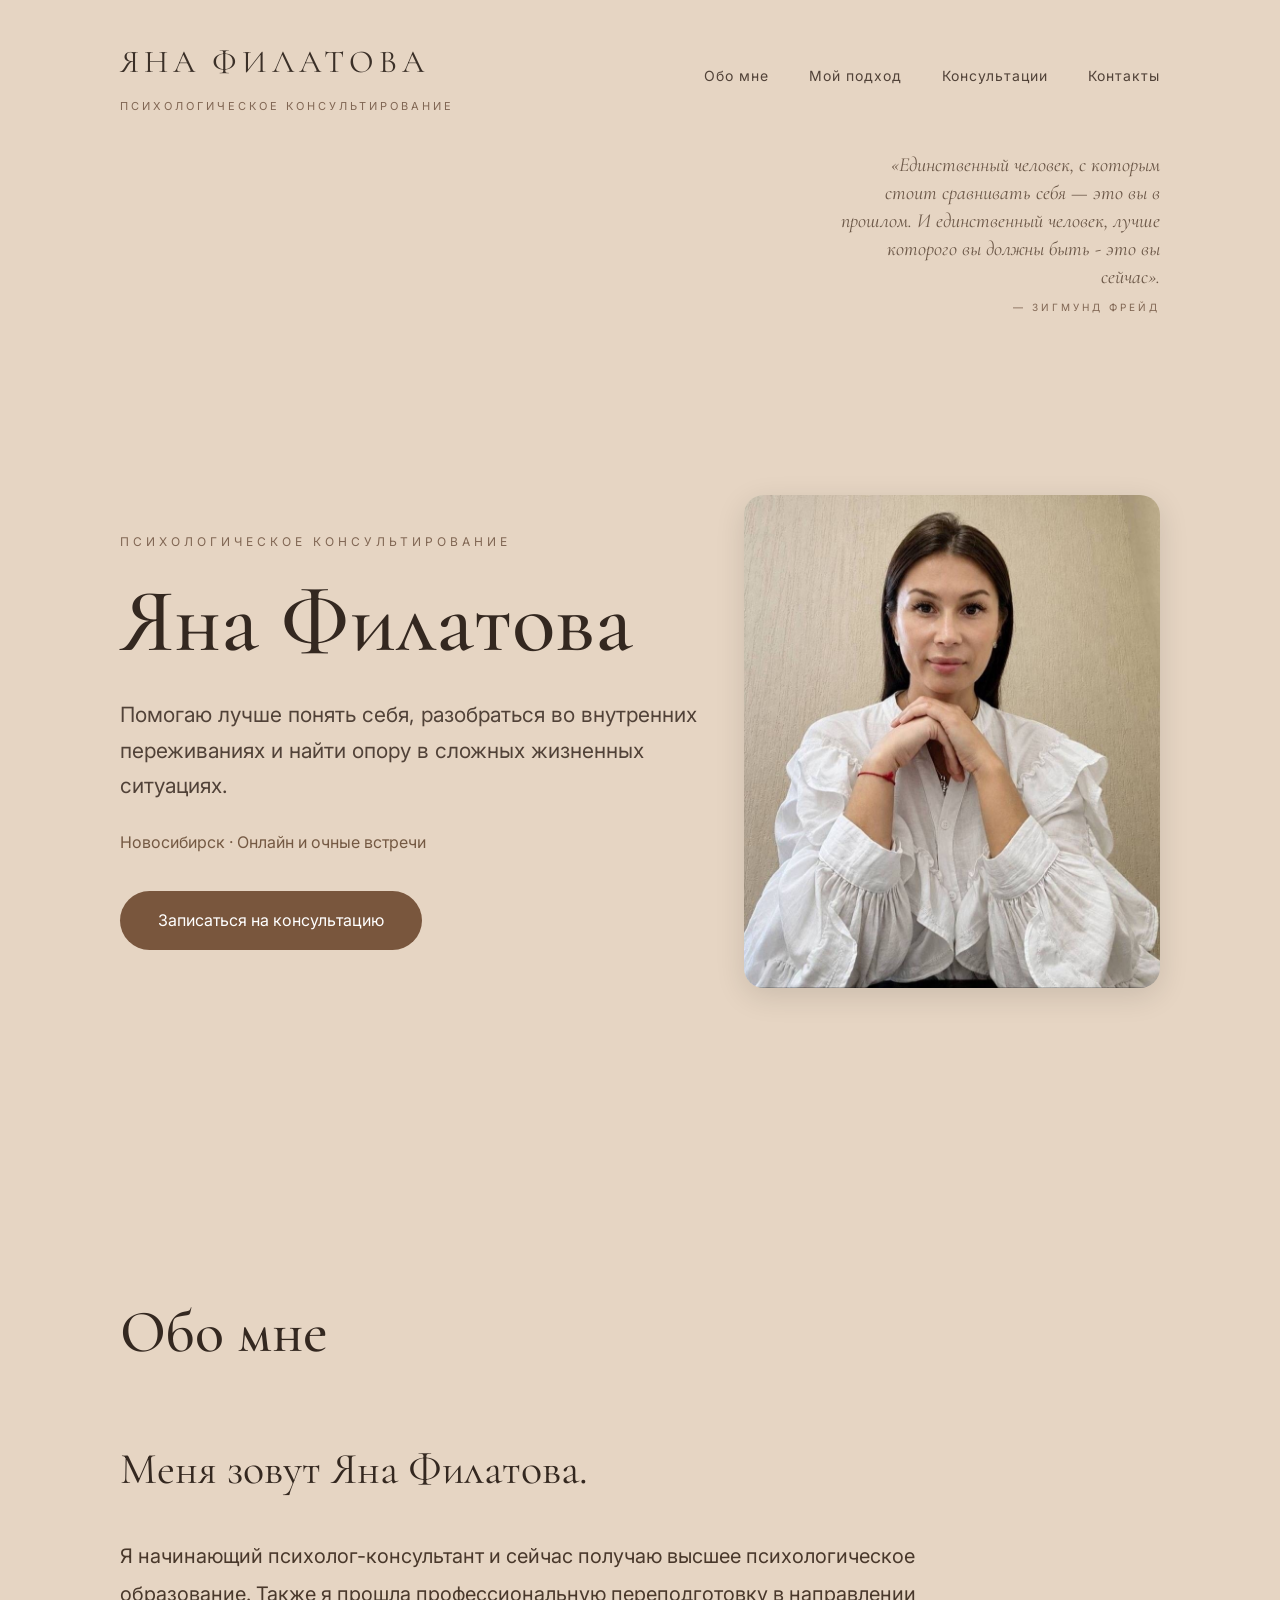
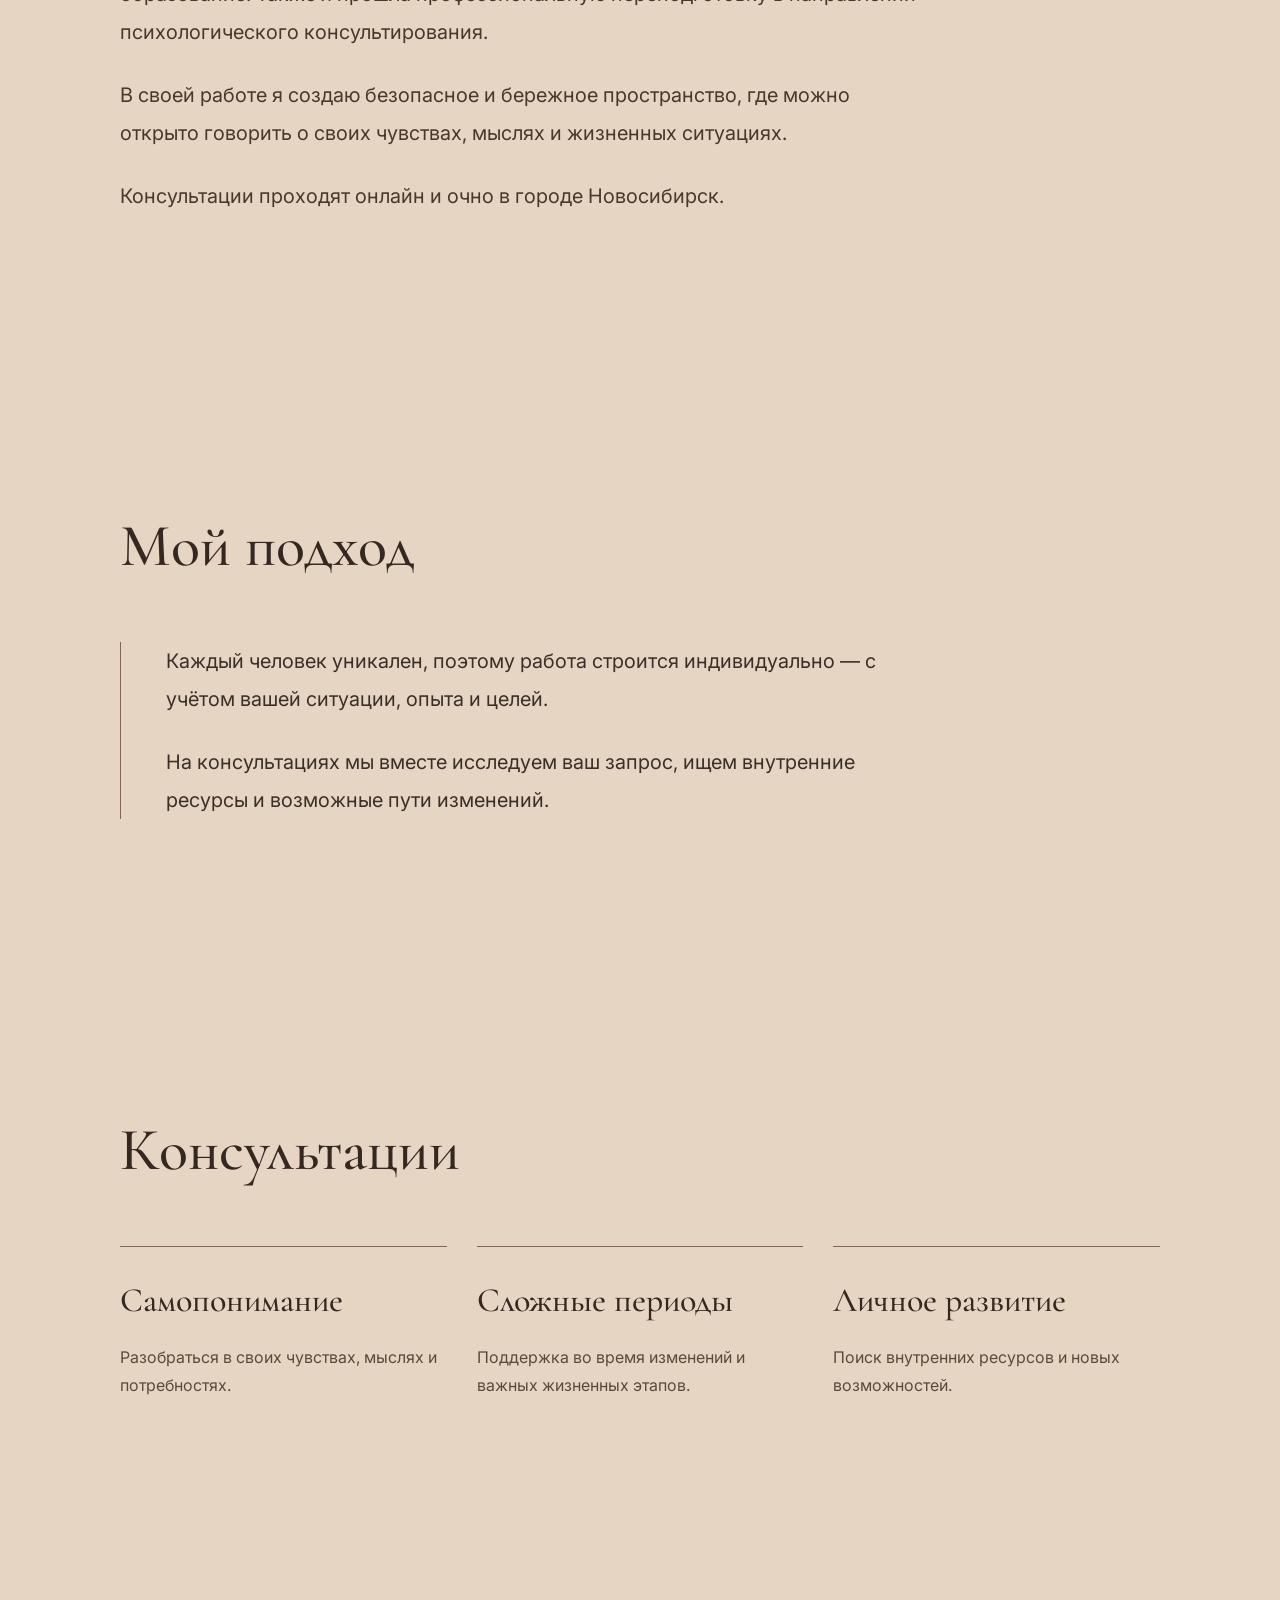
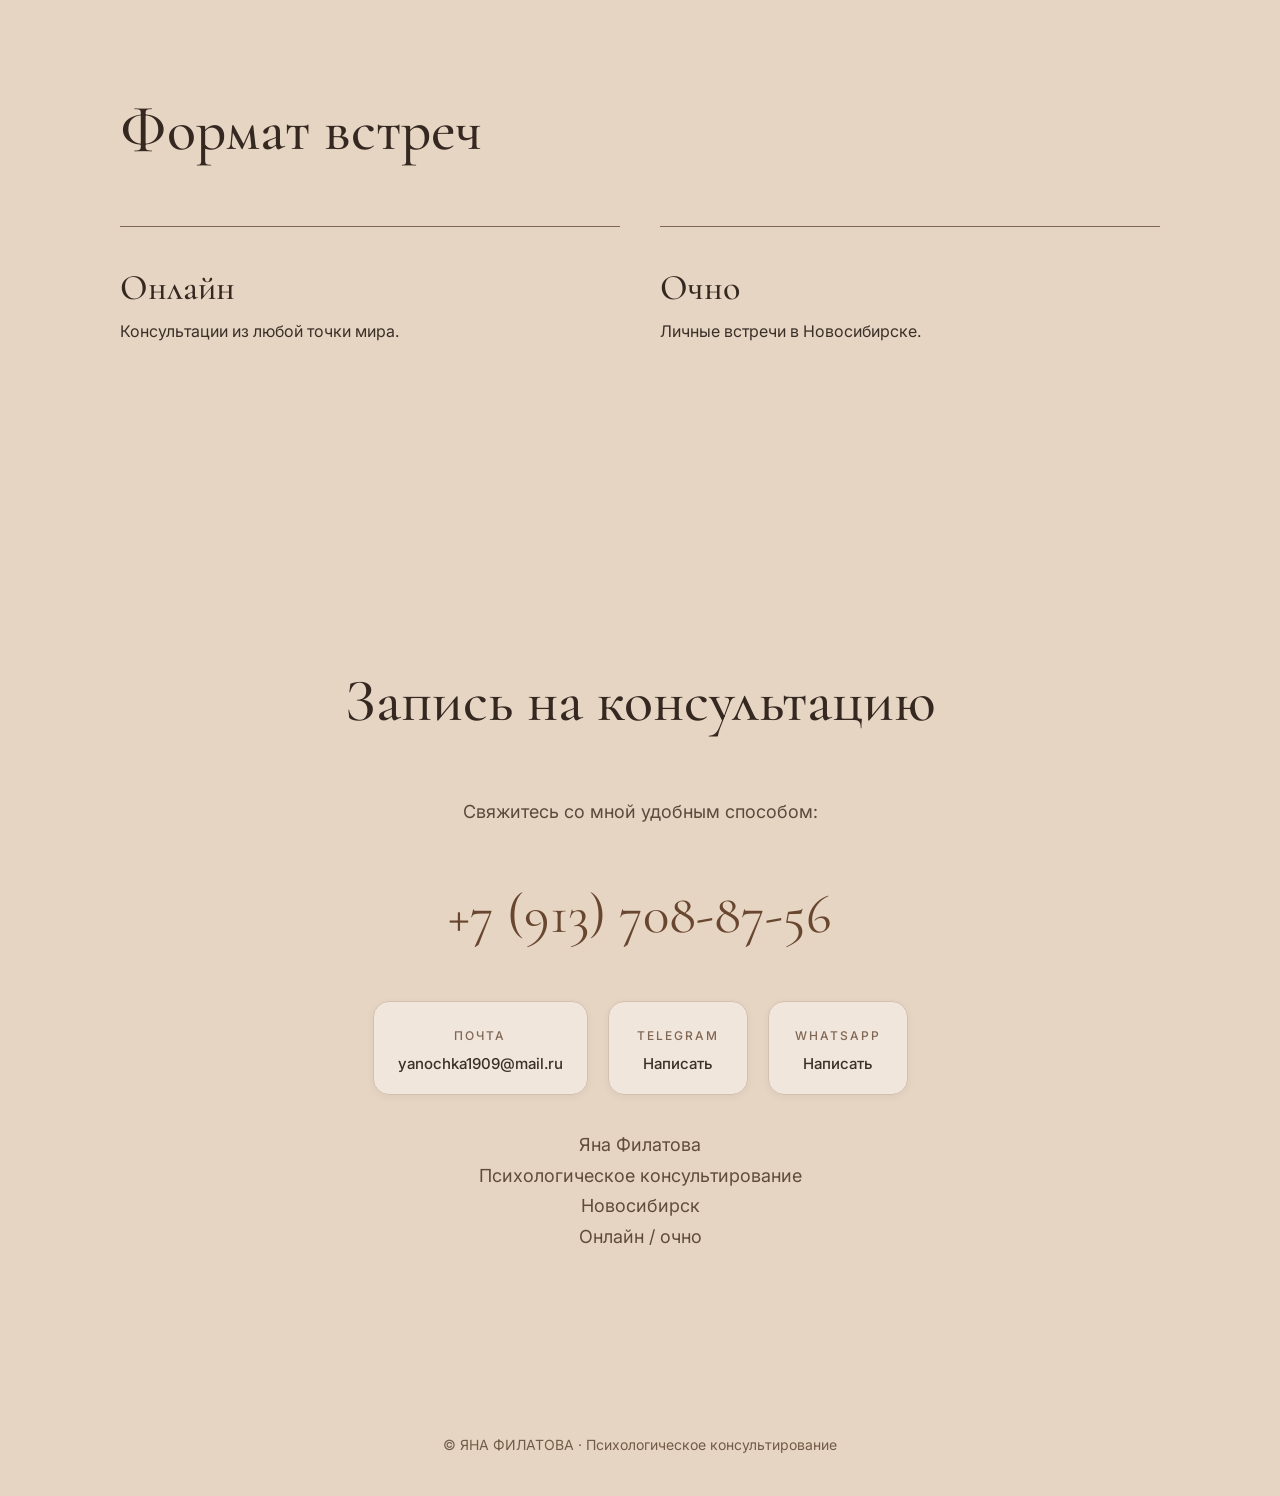
<file: index.html>
<!DOCTYPE html>
<html lang="ru">

<head>

<meta charset="UTF-8">
<meta name="viewport" content="width=device-width, initial-scale=1.0">

<title>Яна Филатова  — Психологическое консультирование</title>

<link rel="stylesheet" href="css/main.css">

<link href="https://fonts.googleapis.com/css2?family=Cormorant+Garamond:wght@400;500;600&family=Inter:wght@300;400;500&display=swap" rel="stylesheet">

</head>


<body>


<!-- HEADER -->

<header>

<nav class="navbar">


<div class="logo">

<div class="logo-name">
ЯНА ФИЛАТОВА
</div>


<div class="logo-sub">
Психологическое консультирование
</div>

</div>



<ul class="menu">

<li>
<a href="#about">
Обо мне
</a>
</li>


<li>
<a href="#approach">
Мой подход
</a>
</li>


<li>
<a href="#services">
Консультации
</a>
</li>


<li>
<a href="#contact">
Контакты
</a>
</li>


</ul>


</nav>
<div class="header-quote">

<p>
«Единственный человек, с которым стоит сравнивать себя —
это вы в прошлом.
И единственный человек, лучше которого вы должны быть - это вы сейчас».
</p>

<span>
— Зигмунд Фрейд
</span>

</div>

</header>





<!-- HERO -->


<section class="hero">


<div class="container hero-inner">



<div class="hero-text">


<p class="small-title">
Психологическое консультирование
</p>



<h1>
Яна Филатова
</h1>



<p class="intro">

Помогаю лучше понять себя,
разобраться во внутренних переживаниях
и найти опору в сложных жизненных ситуациях.

</p>



<p class="location">

Новосибирск · Онлайн и очные встречи

</p>



<a href="#contact" class="button">

Записаться на консультацию

</a>


</div>
<!-- Правая часть: фотография -->
    <div class="hero-photo">
      <img src="img/yana.jpg" alt="Яна Филатова — психолог" />
    </div>
  </div>
</section>





</div>


</div>


</section>


<!-- ОБО МНЕ -->


<section id="about">


<div class="container">


<div class="section-number">

</div>



<h2>
Обо мне
</h2>



<div class="about-text">


<p class="about-name">
Меня зовут Яна Филатова.
</p>



<p>
Я начинающий психолог-консультант и сейчас получаю
высшее психологическое образование.
Также я прошла профессиональную переподготовку
в направлении психологического консультирования.
</p>



<p>
В своей работе я создаю безопасное и бережное пространство,
где можно открыто говорить о своих чувствах,
мыслях и жизненных ситуациях.
</p>



<p>
Консультации проходят онлайн и очно
в городе Новосибирск.
<p>

</section>









<!-- МОЙ ПОДХОД -->


<section id="approach">


<div class="container">


<div class="section-number">

</div>



<h2>
Мой подход
</h2>




<div class="approach-text">



<p>
Каждый человек уникален, поэтому работа строится
индивидуально — с учётом вашей ситуации,
опыта и целей.
</p>



<p>
На консультациях мы вместе исследуем ваш запрос,
ищем внутренние ресурсы и возможные пути изменений.
</p>



</div>



</div>


</section>









<!-- КОНСУЛЬТАЦИИ -->


<section id="services">


<div class="container">


<div class="section-number">

</div>



<h2>
Консультации
</h2>




<div class="services-list">



<div class="service-item">

<h3>
Самопонимание
</h3>

<p>
Разобраться в своих чувствах,
мыслях и потребностях.
</p>

</div>




<div class="service-item">

<h3>
Сложные периоды
</h3>

<p>
Поддержка во время изменений
и важных жизненных этапов.
</p>

</div>




<div class="service-item">

<h3>
Личное развитие
</h3>

<p>
Поиск внутренних ресурсов
и новых возможностей.
</p>

</div>



</div>


</div>


</section>









<!-- ФОРМАТ -->


<section>


<div class="container">


<div class="section-number">

</div>



<h2>
Формат встреч
</h2>




<div class="format">



<div>

<h3>
Онлайн
</h3>

<p>
Консультации из любой точки мира.
</p>

</div>




<div>

<h3>
Очно
</h3>

<p>
Личные встречи в Новосибирске.
</p>

</div>



</div>


</div>


</section>









<!-- КОНТАКТЫ -->


<!-- КОНТАКТЫ -->
<section id="contact">
  <div class="container contact">
    <div class="section-number"></div>
    <h2>Запись на консультацию</h2>
    <p class="contact-sub">Свяжитесь со мной удобным способом:</p>

    <!-- Телефон -->
    <div class="phone">
      <a href="tel:+79137088756">+7 (913) 708-87-56</a>
    </div>

    <!-- Способы связи: почта, Telegram, WhatsApp -->
    <div class="contact-methods">
      <a href="mailto:yanochka1909@mail.ru" class="method-item">
        <span class="method-icon"></span>
        <span class="method-label">Почта</span>
        <span class="method-value">yanochka1909@mail.ru</span>
      </a>
      <a href="https://t.me/+79137088756" target="_blank" class="method-item">
        <span class="method-icon"></span>
        <span class="method-label">Telegram</span>
        <span class="method-value">Написать</span>
      </a>
      <a href="https://wa.me/79137088756" target="_blank" class="method-item">
        <span class="method-icon"></span>
        <span class="method-label">WhatsApp</span>
        <span class="method-value">Написать</span>
      </a>
    </div>

    <p class="contact-info">
      Яна Филатова<br>
      Психологическое консультирование<br>
      Новосибирск<br>
      Онлайн / очно
    </p>
  </div>
</section>




<p class="contact-info">

</div>


</section>







<footer>

© ЯНА ФИЛАТОВА · Психологическое консультирование

</footer>



</body>

</html>
</file>
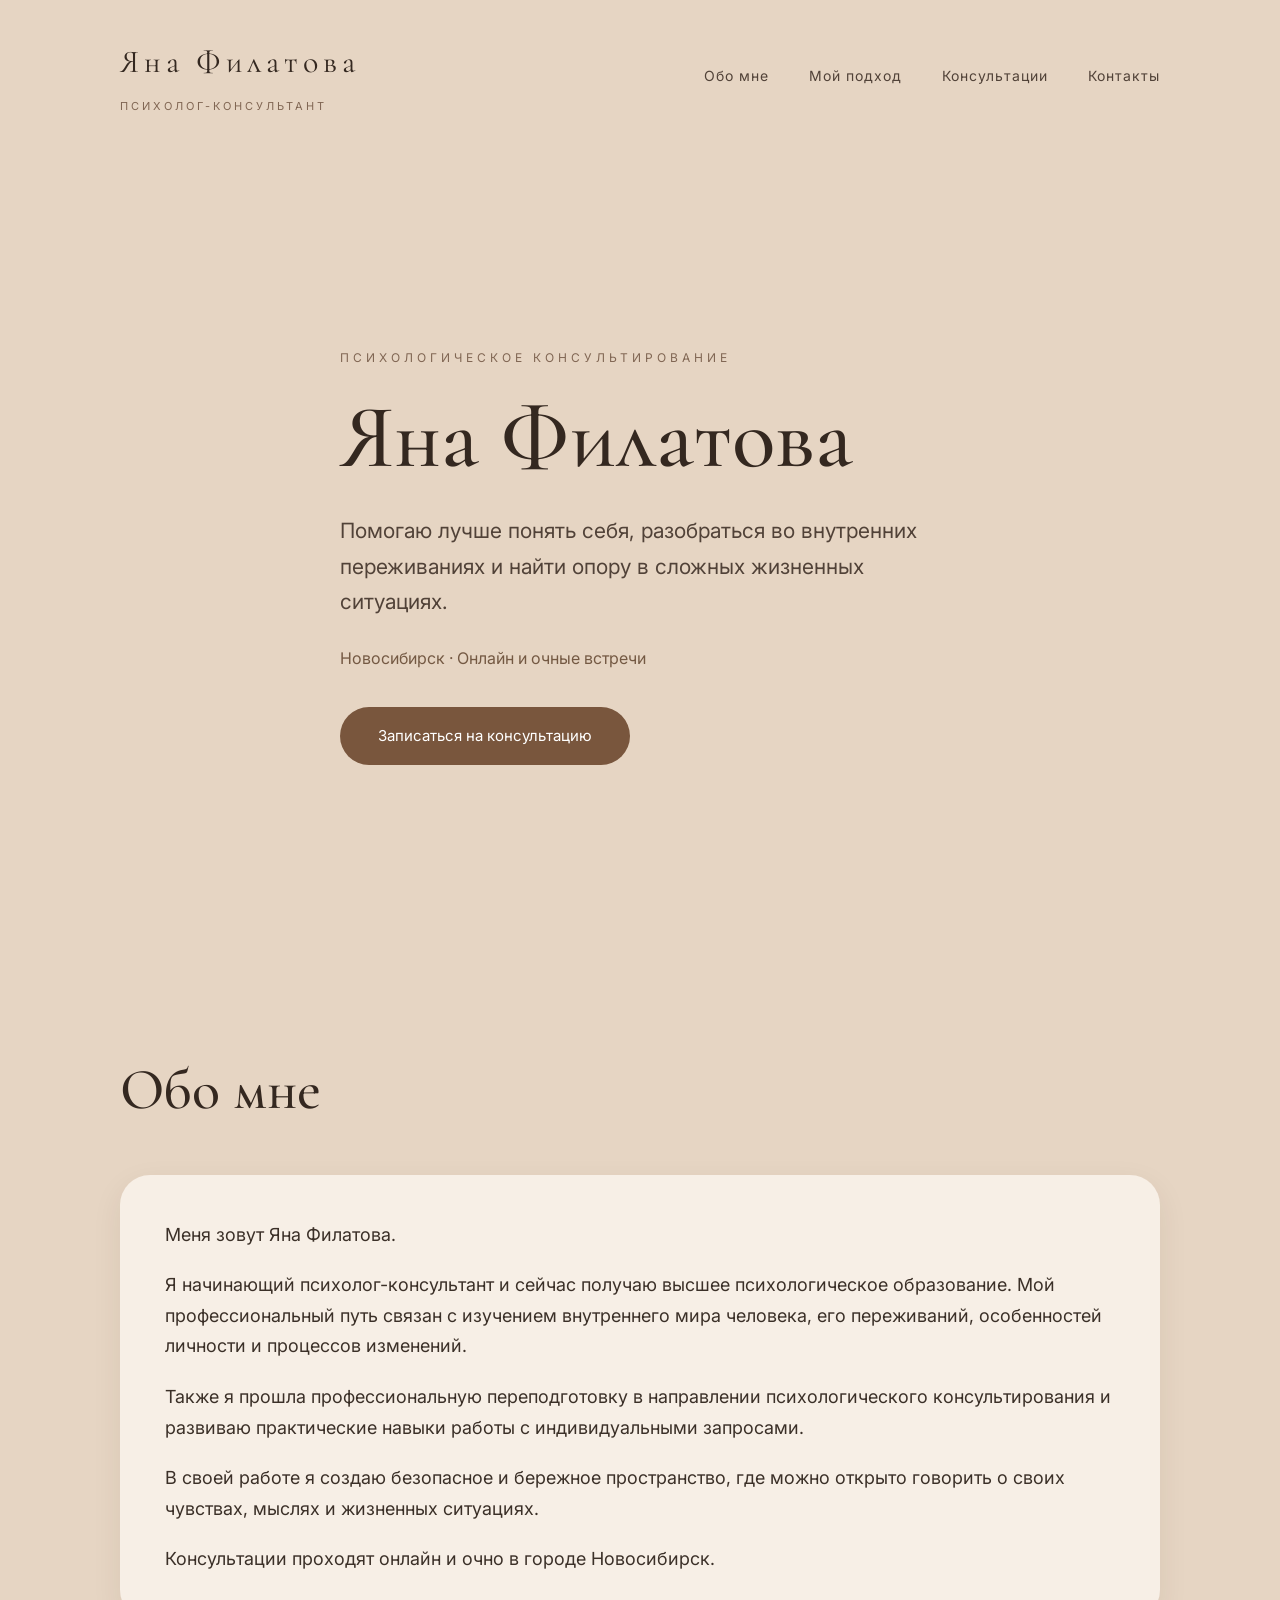
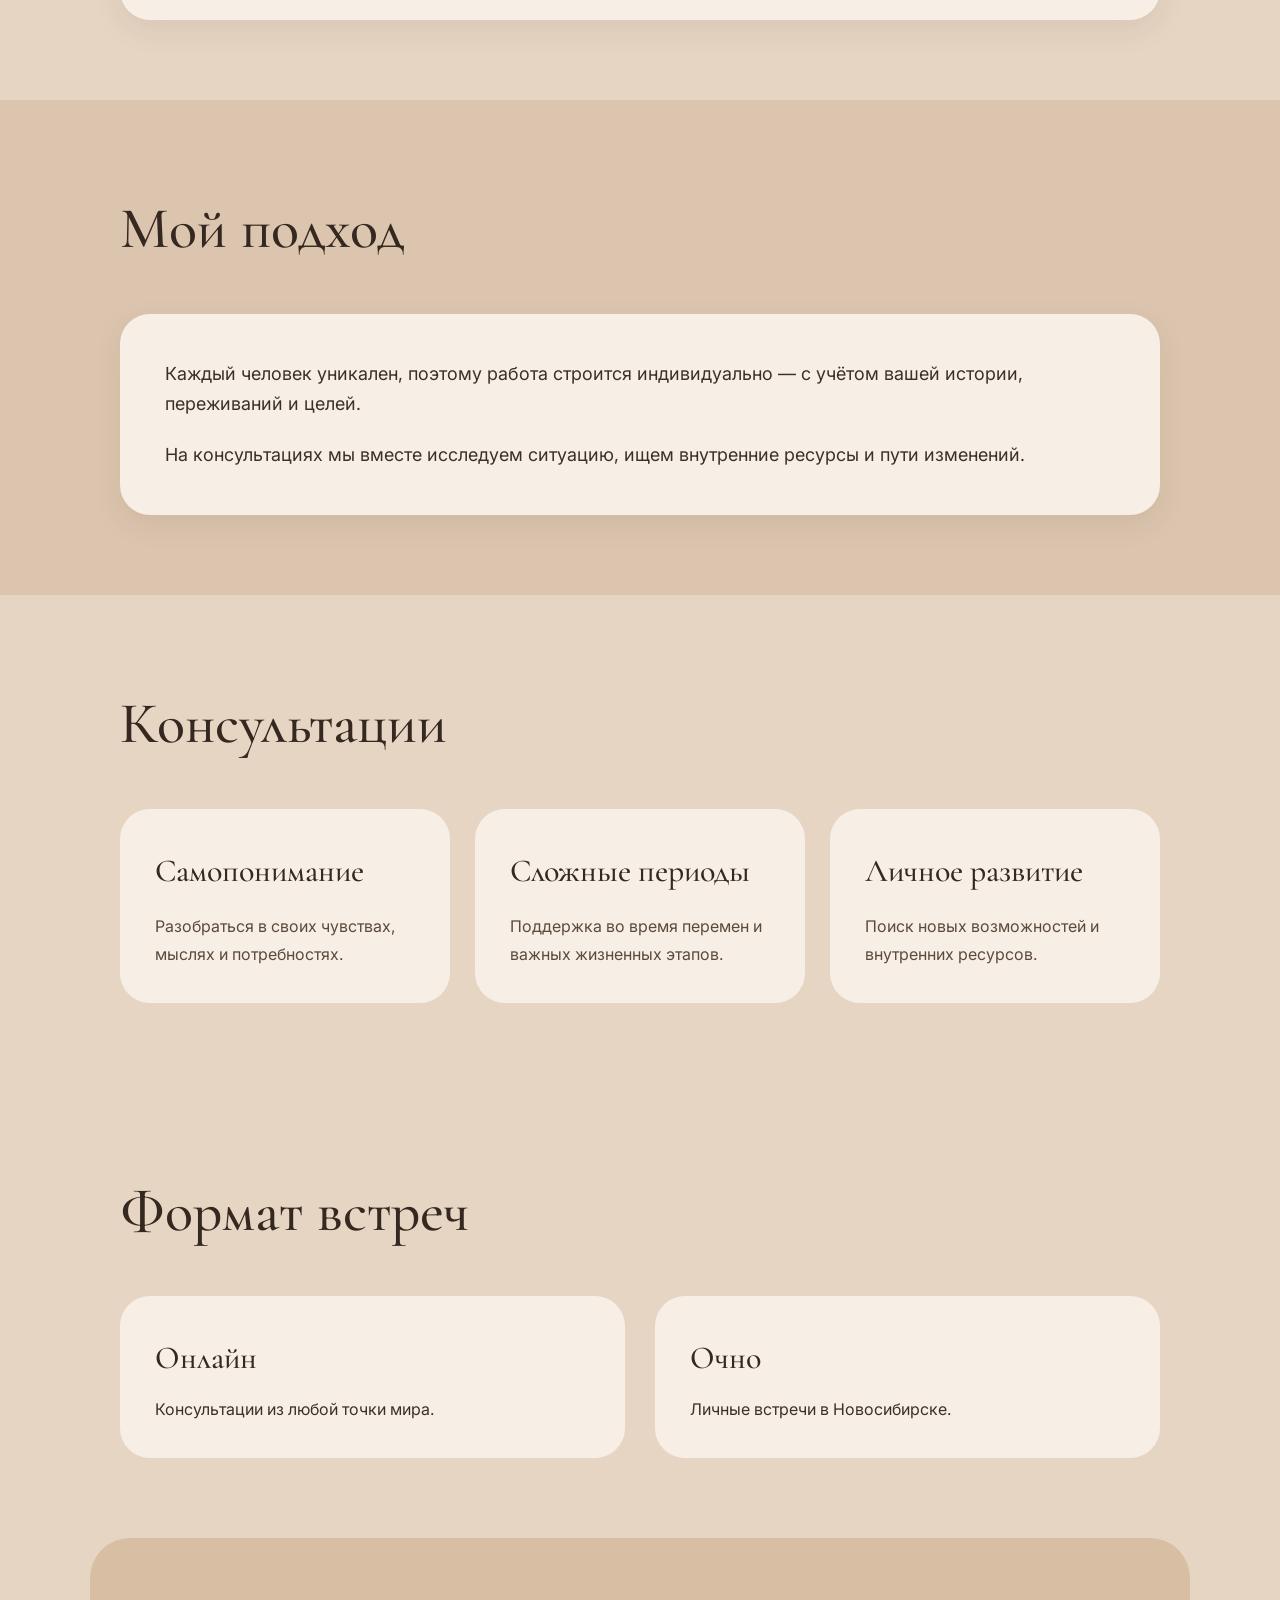
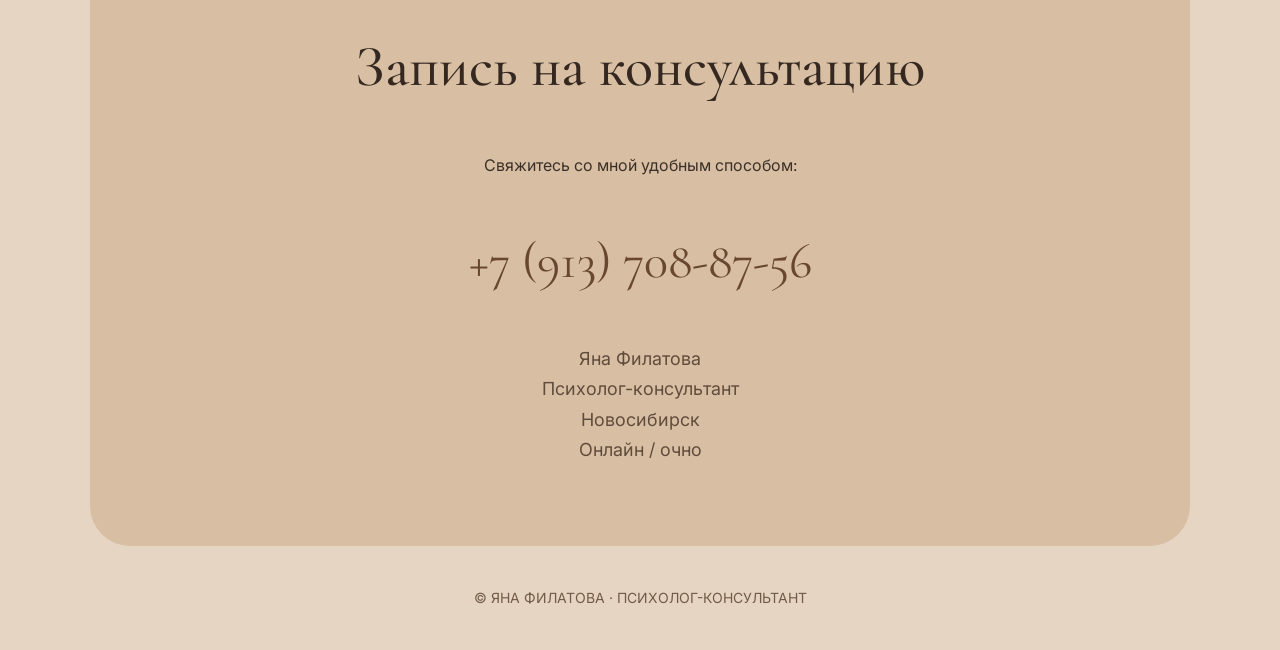
<file: YANA FILATOVA/index.html>
<!DOCTYPE html>
<html lang="ru">

<head>

<meta charset="UTF-8">
<meta name="viewport" content="width=device-width, initial-scale=1.0">

<title>Yana Filatova — Psychologist & Counsellor</title>

<link rel="stylesheet" href="css/main.css">

<link href="https://fonts.googleapis.com/css2?family=Cormorant+Garamond:wght@400;500;600&family=Inter:wght@300;400;500&display=swap" rel="stylesheet">

</head>


<body>


<!-- HEADER -->

<header>

<nav class="navbar">


<div class="logo">

<div class="logo-name">
Яна Филатова
</div>

<div class="logo-sub">
Психолог-Консультант
</div>

</div>



<ul class="menu">

<li><a href="#about">Обо мне</a></li>

<li><a href="#approach">Мой подход</a></li>

<li><a href="#services">Консультации</a></li>

<li><a href="#contact">Контакты</a></li>

</ul>


</nav>


</header>





<!-- HERO -->


<section class="hero">


<div class="container hero-inner">


<div class="hero-text">


<p class="small-title">
Психологическое консультирование
</p>


<h1>
Яна Филатова
</h1>


<p class="intro">

Помогаю лучше понять себя,
разобраться во внутренних переживаниях
и найти опору в сложных жизненных ситуациях.

</p>


<p class="location">

Новосибирск · Онлайн и очные встречи

</p>



<a href="#contact" class="button">

Записаться на консультацию

</a>



</div>








</div>



</div>


</section>







<!-- ABOUT -->


<section id="about">

<div class="container">

<h2>
Обо мне
</h2>


<div class="box">


<p>
Меня зовут Яна Филатова.
</p>


<p>
Я начинающий психолог-консультант и сейчас получаю высшее психологическое образование.
Мой профессиональный путь связан с изучением внутреннего мира человека,
его переживаний, особенностей личности и процессов изменений.
</p>


<p>
Также я прошла профессиональную переподготовку в направлении
психологического консультирования и развиваю практические навыки работы
с индивидуальными запросами.
</p>


<p>
В своей работе я создаю безопасное и бережное пространство,
где можно открыто говорить о своих чувствах, мыслях и жизненных ситуациях.
</p>


<p>
Консультации проходят онлайн и очно в городе Новосибирск.
</p>


</div>


</div>

</section>







<!-- APPROACH -->


<section id="approach" class="soft">


<div class="container">


<h2>
Мой подход
</h2>


<div class="box">


<p>
Каждый человек уникален, поэтому работа строится
индивидуально — с учётом вашей истории,
переживаний и целей.
</p>


<p>
На консультациях мы вместе исследуем ситуацию,
ищем внутренние ресурсы и пути изменений.
</p>


</div>


</div>


</section>








<!-- SERVICES -->


<section id="services">


<div class="container">


<h2>
Консультации
</h2>



<div class="cards">


<div class="card">

<h3>
Самопонимание
</h3>

<p>
Разобраться в своих чувствах,
мыслях и потребностях.
</p>

</div>




<div class="card">

<h3>
Сложные периоды
</h3>

<p>
Поддержка во время перемен
и важных жизненных этапов.
</p>

</div>





<div class="card">

<h3>
Личное развитие
</h3>

<p>
Поиск новых возможностей
и внутренних ресурсов.
</p>

</div>


</div>


</div>


</section>









<!-- FORMAT -->


<section>


<div class="container">


<h2>
Формат встреч
</h2>



<div class="format">


<div>

<h3>
Онлайн
</h3>

<p>
Консультации из любой точки мира.
</p>

</div>




<div>

<h3>
Очно
</h3>

<p>
Личные встречи в Новосибирске.
</p>

</div>



</div>


</div>


</section>








<!-- CONTACT -->


<section id="contact">


<div class="container contact">


<h2>
Запись на консультацию
</h2>



<p>
Свяжитесь со мной удобным способом:
</p>



<div class="phone">

<a href="tel:+79137088756">

+7 (913) 708-87-56

</a>

</div>




<p class="contact-info">

Яна Филатова<br>
Психолог-консультант<br>
Новосибирск<br>
Онлайн / очно

</p>



</div>


</section>







<footer>

© ЯНА ФИЛАТОВА · ПСИХОЛОГ-КОНСУЛЬТАНТ

</footer>



</body>

</html>
</file>
<file: css/main.css>
/* =========================
   ОСНОВА
========================= */


* {

    margin:0;
    padding:0;
    box-sizing:border-box;

}



html {

    scroll-behavior:smooth;

}



body {

    background:#E6D5C3;

    color:#3B3028;

    font-family:'Inter', sans-serif;

    line-height:1.7;

}




.container {

    max-width:1100px;

    margin:auto;

    padding:80px 30px;

}




h1,
h2,
h3 {

    font-family:'Cormorant Garamond', serif;

    font-weight:500;

    color:#342820;

}





/* =========================
   HEADER
========================= */


.navbar {

    max-width:1100px;

    margin:auto;

    padding:35px 30px;

    display:flex;

    justify-content:space-between;

    align-items:center;

}



.logo-name {

    font-family:'Cormorant Garamond', serif;

    font-size:32px;

    letter-spacing:5px;

}



.logo-sub {

    margin-top:8px;

    font-size:11px;

    letter-spacing:3px;

    text-transform:uppercase;

    color:#806653;

}





.menu {

    display:flex;

    list-style:none;

    gap:40px;

}



.menu a {

    text-decoration:none;

    color:#514238;

    font-size:14px;

    letter-spacing:1px;

    transition:.3s;

}



.menu a:hover {

    color:#79563D;

}







/* =========================
   HERO
========================= */


.hero {

    min-height:90vh;

    display:flex;

    align-items:center;

}



.hero-inner {

    display:flex;

    align-items:center;

    justify-content:space-between;

    gap:70px;

}



.hero-text {

    max-width:600px;

}



.small-title {

    text-transform:uppercase;

    letter-spacing:4px;

    font-size:12px;

    color:#806653;

    margin-bottom:25px;

}



h1 {

    font-size:90px;

    line-height:1;

    margin-bottom:30px;

}



.intro {

    font-size:21px;

    color:#514238;

    margin-bottom:25px;

}



.location {

    color:#745943;

    margin-bottom:35px;

}




.button {

    display:inline-block;

    background:#79563D;

    color:white;

    padding:16px 38px;

    border-radius:50px;

    text-decoration:none;

    transition:.3s;

}



.button:hover {

    background:#5F4431;

}







/* =========================
   PHOTO
========================= */





/* =========================
   ОБЩИЕ СЕКЦИИ
========================= */


section {

    padding:40px 0;

}



.section-number {

    font-size:13px;

    letter-spacing:5px;

    color:#806653;

    margin-bottom:15px;

}



h2 {

    font-size:60px;

    margin-bottom:45px;

}





/* =========================
   ОБО МНЕ
========================= */


.about-text {

    max-width:800px;

    font-size:20px;

    line-height:1.9;

    color:#49382B;

}



.about-text p {

    margin-bottom:25px;

}



.about-name {

    font-family:'Cormorant Garamond', serif;

    font-size:44px;

    color:#342820;

}








/* =========================
   МОЙ ПОДХОД
========================= */


.approach-text {

    max-width:800px;

    padding-left:45px;

    border-left:1px solid #806653;

    font-size:20px;

    line-height:1.9;

}



.approach-text p {

    margin-bottom:25px;

}








/* =========================
   КОНСУЛЬТАЦИИ
========================= */


.services-list {

    display:grid;

    grid-template-columns:repeat(3,1fr);

    gap:30px;

}



.service-item {

    padding:25px 0;

    border-top:1px solid #806653;

}



.service-item h3 {

    font-size:34px;

    margin-bottom:15px;

}



.service-item p {

    color:#5B4A3C;

}








/* =========================
   ФОРМАТ
========================= */


.format {

    display:grid;

    grid-template-columns:1fr 1fr;

    gap:40px;

}



.format div {

    padding:30px 0;

    border-top:1px solid #806653;

}



.format h3 {

    font-size:36px;

}








/* =========================
   КОНТАКТЫ
========================= */


.contact {

    text-align:center;

    padding-top:100px;

    padding-bottom:100px;

}



.phone {

    margin:40px 0;

}



.phone a {

    font-family:'Cormorant Garamond', serif;

    font-size:55px;

    color:#68462F;

    text-decoration:none;

}



.phone a:hover {

    opacity:.7;

}



.contact-info {

    color:#604C3C;

    font-size:18px;

}








/* =========================
   FOOTER
========================= */


footer {

    text-align:center;

    padding:40px 20px;

    color:#725B48;

    font-size:14px;

}








/* =========================
   МОБИЛЬНАЯ ВЕРСИЯ
========================= */


@media(max-width:800px){



.container {

    padding:50px 20px;

}



.navbar {

    flex-direction:column;

    gap:30px;

}



.menu {

    gap:20px;

    flex-wrap:wrap;

    justify-content:center;

}



.hero {

    min-height:auto;

}



.hero-inner {

    flex-direction:column;

    text-align:center;

}



h1 {

    font-size:60px;

}



h2 {

    font-size:42px;

}



.intro {

    font-size:18px;

}



.hero-photo img {

    width:280px;

    height:350px;

}



.quote-small p {

    font-size:23px;

}



.about-text,
.approach-text {

    font-size:17px;

}



.about-name {

    font-size:34px;

}



.approach-text {

    padding-left:20px;

}



.services-list {

    grid-template-columns:1fr;

}



.format {

    grid-template-columns:1fr;

}



.phone a {

    font-size:35px;

}



}
/* =========================
   ЦИТАТА ПОД МЕНЮ
========================= */


.header-quote {

    max-width:1100px;

    margin:0 auto;

    padding:0 30px 20px;

    text-align:right;

}



.header-quote p {

    max-width:320px;

    margin-left:auto;

    font-family:'Cormorant Garamond', serif;

    font-size:20px;

    line-height:1.4;

    font-style:italic;

    color:#6B5747;

}



.header-quote span {

    display:block;

    margin-top:8px;

    font-size:10px;

    letter-spacing:3px;

    text-transform:uppercase;

    color:#806653;

}





@media(max-width:800px){


.header-quote {

    text-align:center;

    padding:0 20px 30px;

}


.header-quote p {

    margin:auto;

    font-size:18px;

}


}
/* Hero — текст + фото в ряд */
.hero-inner {
  display: flex;
  align-items: center;
  justify-content: space-between;
  gap: 40px;
}

.hero-text {
  flex: 1 1 55%; /* текст занимает 55% ширины */
}

.hero-photo {
  flex: 0 0 40%; /* фото занимает 40% */
  text-align: center;
}

.hero-photo img {
  max-width: 100%;
  height: auto;
  border-radius: 20px;        /* скругление углов */
  box-shadow: 0 8px 30px rgba(0, 0, 0, 0.12);
  display: block;
}

/* Адаптив для планшетов и телефонов */
@media (max-width: 768px) {
  .hero-inner {
    flex-direction: column-reverse; /* фото сверху, текст снизу */
    text-align: center;
    gap: 30px;
  }

  .hero-photo {
    flex: 0 0 auto;
    width: 80%;
    margin: 0 auto;
  }

  .hero-text .button {
    display: inline-block; /* кнопка остаётся по центру */
  }
}
/* =========================
   КОНТАКТЫ — ДОПОЛНИТЕЛЬНЫЕ ССЫЛКИ
========================= */


.contact-sub {
  font-size: 18px;
  color: #5B4A3C;
  margin-bottom: 10px;
}

.contact-methods {
  display: flex;
  flex-wrap: wrap;
  justify-content: center;
  gap: 20px;
  margin: 30px 0 35px;
}

.method-item {
  display: flex;
  flex-direction: column;
  align-items: center;
  text-decoration: none;
  background: rgba(255, 255, 255, 0.4);
  padding: 18px 24px;
  border-radius: 16px;
  min-width: 140px;
  border: 1px solid #D4C0B0;
  transition: all 0.3s ease;
  box-shadow: 0 2px 8px rgba(0,0,0,0.05);
}

.method-item:hover {
  background: #79563D;
  border-color: #79563D;
  transform: translateY(-4px);
  box-shadow: 0 8px 20px rgba(121, 86, 61, 0.2);
}

.method-item:hover .method-label,
.method-item:hover .method-value,
.method-item:hover .method-icon {
  color: #fff;
}

.method-icon {
  font-size: 28px;
  margin-bottom: 6px;
  color: #68462F;
}

.method-label {
  font-size: 12px;
  text-transform: uppercase;
  letter-spacing: 2px;
  color: #806653;
  font-weight: 500;
}

.method-value {
  font-size: 15px;
  color: #3B3028;
  font-weight: 500;
  margin-top: 4px;
}

/* Адаптив для мобильных */
@media (max-width: 600px) {
  .contact-methods {
    flex-direction: column;
    align-items: stretch;
    gap: 15px;
  }

  .method-item {
    flex-direction: row;
    justify-content: center;
    gap: 12px;
    padding: 14px 20px;
    min-width: auto;
  }

  .method-icon {
    font-size: 22px;
    margin-bottom: 0;
  }

  .method-label {
    font-size: 11px;
  }

  .method-value {
    font-size: 14px;
  }
}
</file>
<file: YANA FILATOVA/css/main.css>
/* =========================
   ОСНОВА
========================= */

* {
    margin: 0;
    padding: 0;
    box-sizing: border-box;
}


html {
    scroll-behavior: smooth;
}


body {

    background: #E6D5C3;

    color: #3B3028;

    font-family: 'Inter', sans-serif;

    line-height: 1.7;

}




.container {

    max-width: 1100px;

    margin: auto;

    padding: 80px 30px;

}




h1,
h2,
h3 {

    font-family: 'Cormorant Garamond', serif;

    font-weight: 500;

    color: #342820;

}





/* =========================
   ВЕРХНЕЕ МЕНЮ
========================= */


header {

    position: relative;

}



.navbar {

    max-width: 1100px;

    margin: auto;

    padding: 35px 30px;

    display: flex;

    justify-content: space-between;

    align-items: center;

}




.logo-name {

    font-family: 'Cormorant Garamond', serif;

    font-size: 32px;

    letter-spacing: 5px;

    color: #342820;

}



.logo-sub {

    margin-top: 8px;

    font-size: 11px;

    letter-spacing: 3px;

    text-transform: uppercase;

    color: #806653;

}




.menu {

    display: flex;

    list-style: none;

    gap: 40px;

}



.menu a {

    text-decoration: none;

    color: #514238;

    font-size: 14px;

    letter-spacing: 1px;

    transition: .3s;

}



.menu a:hover {

    color: #79563D;

}





/* =========================
   ПЕРВЫЙ ЭКРАН
========================= */


.hero {

    min-height: 90vh;

    display: flex;

    align-items: center;

}



.hero-inner {

    display: flex;

    justify-content: space-between;

    align-items: center;

    gap: 70px;

}



.hero-text {

    max-width: 600px;

}



.small-title {

    text-transform: uppercase;

    letter-spacing: 4px;

    font-size: 12px;

    color: #806653;

    margin-bottom: 25px;

}




h1 {

    font-size: 90px;

    line-height: 1;

    margin-bottom: 30px;

}




.intro {

    font-size: 21px;

    color: #514238;

    margin-bottom: 25px;

}




.location {

    color: #745943;

    margin-bottom: 35px;

}





/* =========================
   КНОПКИ
========================= */


.button {

    display: inline-block;

    background: #79563D;

    color: white;

    padding: 16px 38px;

    border-radius: 50px;

    text-decoration: none;

    transition: .3s;

    font-size: 15px;

}



.button:hover {

    background: #5F4431;

}





/* =========================
   ФОТО
========================= */


.hero-photo img {

    width: 350px;

    height: 430px;

    object-fit: cover;

    border-radius: 180px 180px 35px 35px;

    box-shadow:

    0 20px 50px rgba(70,40,20,0.18);

}





/* =========================
   ЗАГОЛОВКИ
========================= */


h2 {

    font-size: 58px;

    margin-bottom: 35px;

}





/* =========================
   БЛОКИ
========================= */


.box {

    background: #F7EFE6;

    padding: 45px;

    border-radius: 30px;

    font-size: 18px;

    box-shadow:

    0 10px 30px rgba(70,40,20,.08);

}



.box p {

    margin-bottom: 20px;

}



.box p:last-child {

    margin-bottom: 0;

}





/* =========================
   СЕКЦИЯ С ФОНОМ
========================= */


.soft {

    background: #DCC5AE;

}







/* =========================
   КАРТОЧКИ
========================= */


.cards {

    display: grid;

    grid-template-columns: repeat(3,1fr);

    gap: 25px;

}



.card {

    background: #F7EFE6;

    padding: 35px;

    border-radius: 30px;

    transition: .3s;

}



.card:hover {

    transform: translateY(-7px);

}



.card h3 {

    font-size: 32px;

    margin-bottom: 15px;

}



.card p {

    color: #5B4A3C;

}







/* =========================
   ФОРМАТ ВСТРЕЧ
========================= */


.format {

    display: grid;

    grid-template-columns: 1fr 1fr;

    gap: 30px;

}



.format div {

    background: #F7EFE6;

    padding: 35px;

    border-radius: 30px;

}



.format h3 {

    font-size: 32px;

    margin-bottom: 10px;

}






/* =========================
   КОНТАКТЫ
========================= */


.contact {

    text-align: center;

    background: #D8BFA4;

    border-radius: 40px;

}




.phone {

    margin: 40px 0;

}



.phone a {

    font-family: 'Cormorant Garamond', serif;

    font-size: 50px;

    color: #68462F;

    text-decoration: none;

}



.phone a:hover {

    opacity: .7;

}




.contact-info {

    color: #604C3C;

    font-size: 18px;

}





/* =========================
   FOOTER
========================= */


footer {

    text-align: center;

    padding: 40px 20px;

    color: #725B48;

    font-size: 14px;

}





/* =========================
   МОБИЛЬНАЯ ВЕРСИЯ
========================= */


@media(max-width:800px){


.navbar {

    flex-direction: column;

    gap: 30px;

}



.menu {

    gap: 20px;

    flex-wrap: wrap;

    justify-content: center;

}



.logo {

    text-align: center;

}



.hero-inner {

    flex-direction: column;

    text-align: center;

}



h1 {

    font-size: 60px;

}



h2 {

    font-size: 42px;

}



.hero-photo img {

    width: 280px;

    height: 350px;

}



.cards {

    grid-template-columns: 1fr;

}



.format {

    grid-template-columns: 1fr;

}



.phone a {

    font-size: 36px;

}



}
</file>
